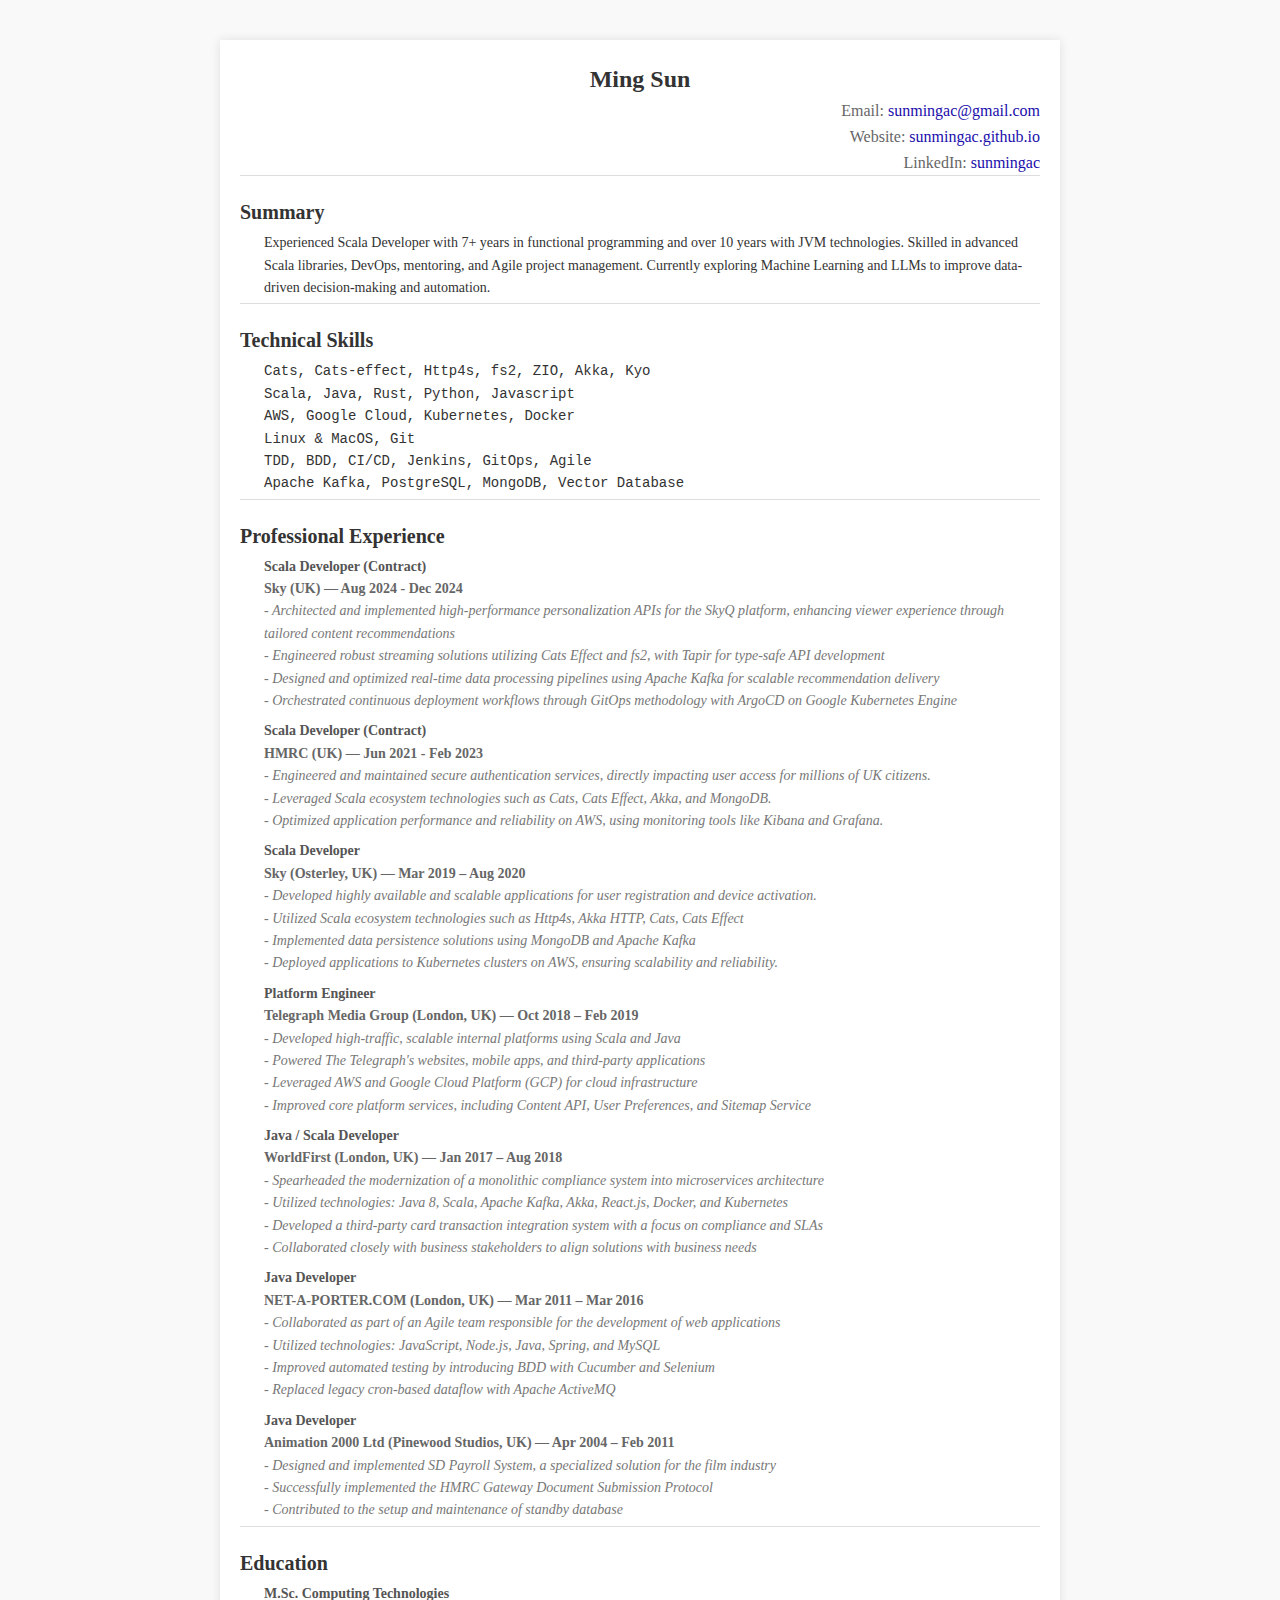
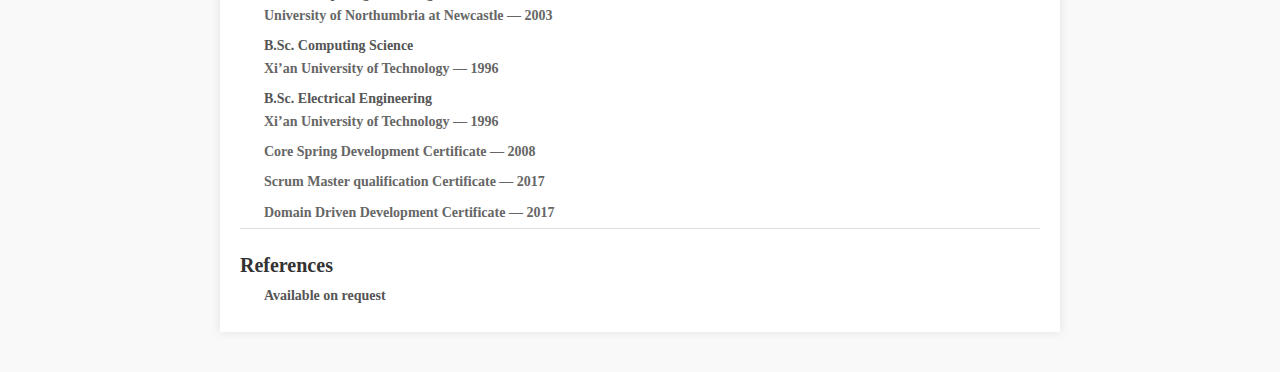
<file: documents/cv.html>
<!DOCTYPE html>
<html lang="en">
<head>
    <meta charset="UTF-8">
    <meta name="viewport" content="width=device-width, initial-scale=1.0">
    <title>CV - Senior Scala Developer</title>
    <style>
        /* Basic reset */
        body, h1, h2, h3, p, ul, li {
            margin: 0;
            padding: 0;
        }

        body {
            font-family: 'Times New Roman', sans-serif;
            /* font-family: 'Segoe UI', Tahoma, Geneva, Verdana, sans-serif; */
            line-height: 1.6;
            padding: 40px;
            background: #f9f9f9;
            color: #333;
        }

        /* Container for content */
        .container {
            max-width: 800px;
            margin: auto;
            background: white;
            padding: 20px;
            box-shadow: 0 0 10px rgba(0,0,0,0.1);
        }

        header h1 {
            text-align: center;
            font-size: 24px;
            color: #333;
        }

        header {
            .contact-info {
                text-align: right;
            }
            .contact-info p {
                font-size: 16px;
                color: #666;
            }
            .contact-info a {
                color: #1a0dab;
                text-decoration: none;
            }
            .contact-info a:hover {
                text-decoration: underline;
            }
        }

        section {
            border-top: 1px solid #ddd;
        }

        .skills p {
            font-family: 'Courier New', Courier, monospace;
        }

        h2 {
            font-size: 20px;
            margin-top: 20px;
            color: #333;
        }

        ul {
            list-style-type: none; /* Removes default bullets */
            padding-left: 0; /* Aligns list to the left */
        }

        li {
            padding: 4px; /* Adds padding above and below each item */
            font-size: 14px; /* Sets a readable font size */
        }

        li p {
            padding-left: 20px;
        }

        .job-title {
            font-weight: bold;
            color: #555;
        }

        .job-company {
            font-weight: bold;
            color: #666;
        }

        .job-dates {
            font-style: italic;
            color: #777;
            /* font-size: 14px; */
        }
    </style>
</head>
<body>
<div class="container">
    <header>
        <h1>Ming Sun</h1>
        <div class="contact-info">
            <p>Email: <a href="mailto:sunmingac@gmail.com">sunmingac@gmail.com</a></p>
            <p>Website: <a href="https://sunmingac.github.io" target="_blank">sunmingac.github.io</a></p>
            <p>LinkedIn: <a href="https://www.linkedin.com/in/sunmingac" target="_blank">sunmingac</a></p>
        </div>
    </header>
    <section class="summary">
        <h2>Summary</h2>
        <ul>
            <li>
                <p>Experienced Scala Developer with 7+ years in functional programming and over 10 years with JVM technologies. Skilled in advanced Scala libraries, DevOps, mentoring, and Agile project management. Currently exploring Machine Learning and LLMs to improve data-driven decision-making and automation.</p>
            </li>
        </ul>
    </section>
    <section class="skills">
        <h2>Technical Skills</h2>
        <ul>
            <li>
                <p>Cats, Cats-effect, Http4s, fs2, ZIO, Akka, Kyo</p>
                <p>Scala, Java, Rust, Python, Javascript</p>
                <p>AWS, Google Cloud, Kubernetes, Docker</p>
                <p>Linux & MacOS, Git</p>
                <p>TDD, BDD, CI/CD, Jenkins, GitOps, Agile</p>
                <p>Apache Kafka, PostgreSQL, MongoDB, Vector Database</p>
            </li>
        </ul>
    </section>
    <section class="experience">
        <h2>Professional Experience</h2>
        <ul>
            <li>
                <p class="job-title">Scala Developer (Contract)</p>
                <p class="job-company">Sky (UK) — Aug 2024 - Dec 2024</p>
                <p class="job-dates">- Architected and implemented high-performance personalization APIs for the SkyQ platform, enhancing viewer experience through tailored content recommendations</p>
                <p class="job-dates">- Engineered robust streaming solutions utilizing Cats Effect and fs2, with Tapir for type-safe API development</p>
                <p class="job-dates">- Designed and optimized real-time data processing pipelines using Apache Kafka for scalable recommendation delivery</p>
                <p class="job-dates">- Orchestrated continuous deployment workflows through GitOps methodology with ArgoCD on Google Kubernetes Engine</p>
            </li>
            <li>
                <p class="job-title">Scala Developer (Contract)</p>
                <p class="job-company">HMRC (UK) — Jun 2021 - Feb 2023</p>
                <p class="job-dates">- Engineered and maintained secure authentication services, directly impacting user access for millions of UK citizens.</p>
                <p class="job-dates">- Leveraged Scala ecosystem technologies such as Cats, Cats Effect, Akka, and MongoDB.</p>
                <p class="job-dates">- Optimized application performance and reliability on AWS, using monitoring tools like Kibana and Grafana.</p>
            </li>
            <li>
                <p class="job-title">Scala Developer</p>
                <p class="job-company">Sky (Osterley, UK) — Mar 2019 – Aug 2020</p>
                <p class="job-dates">- Developed highly available and scalable applications for user registration and device activation.</p>
                <p class="job-dates">- Utilized Scala ecosystem technologies such as Http4s, Akka HTTP, Cats, Cats Effect</p>
                <p class="job-dates">- Implemented data persistence solutions using MongoDB and Apache Kafka</p>
                <p class="job-dates">- Deployed applications to Kubernetes clusters on AWS, ensuring scalability and reliability.</p>
            </li>
            <li>
                <p class="job-title">Platform Engineer</p>
                <p class="job-company">Telegraph Media Group (London, UK) — Oct 2018 – Feb 2019</p>
                <p class="job-dates">- Developed high-traffic, scalable internal platforms using Scala and Java</p>
                <p class="job-dates">- Powered The Telegraph's websites, mobile apps, and third-party applications</p>
                <p class="job-dates">- Leveraged AWS and Google Cloud Platform (GCP) for cloud infrastructure</p>
                <p class="job-dates">- Improved core platform services, including Content API, User Preferences, and Sitemap Service</p>
            </li>
            <li>
                <p class="job-title">Java / Scala Developer</p>
                <p class="job-company">WorldFirst (London, UK) — Jan 2017 – Aug 2018</p>
                <p class="job-dates">- Spearheaded the modernization of a monolithic compliance system into microservices architecture</p>
                <p class="job-dates">- Utilized technologies: Java 8, Scala, Apache Kafka, Akka, React.js, Docker, and Kubernetes</p>
                <p class="job-dates">- Developed a third-party card transaction integration system with a focus on compliance and SLAs</p>
                <p class="job-dates">- Collaborated closely with business stakeholders to align solutions with business needs</p>            </li>
            <li>
                <p class="job-title">Java Developer</p>
                <p class="job-company">NET-A-PORTER.COM (London, UK) — Mar 2011 – Mar 2016</p>
                <p class="job-dates">- Collaborated as part of an Agile team responsible for the development of web applications</p>
                <p class="job-dates">- Utilized technologies: JavaScript, Node.js, Java, Spring, and MySQL</p>
                <p class="job-dates">- Improved automated testing by introducing BDD with Cucumber and Selenium</p>
                <p class="job-dates">- Replaced legacy cron-based dataflow with Apache ActiveMQ</p>            </li>
            <li>
                <p class="job-title">Java Developer</p>
                <p class="job-company">Animation 2000 Ltd (Pinewood Studios, UK) — Apr 2004 – Feb 2011</p>
                <p class="job-dates">- Designed and implemented SD Payroll System, a specialized solution for the film industry</p>
                <p class="job-dates">- Successfully implemented the HMRC Gateway Document Submission Protocol</p>
                <p class="job-dates">- Contributed to the setup and maintenance of standby database</p>            </li>
        </ul>
    </section>
    <section class="education">
        <h2>Education</h2>
        <ul>
            <li>
                <p class="job-title">M.Sc. Computing Technologies</p>
                <p class="job-company">University of Northumbria at Newcastle — 2003</p>
            </li>
            <li>
                <p class="job-title">B.Sc. Computing Science</p>
                <p class="job-company">Xi’an University of Technology — 1996</p>
            </li>
            <li>
                <p class="job-title">B.Sc. Electrical Engineering</p>
                <p class="job-company">Xi’an University of Technology — 1996</p>
            </li>
            <li>
                <p class="job-company">Core Spring Development Certificate — 2008</p>
            </li>
            <li>
                <p class="job-company">Scrum Master qualification Certificate — 2017</p>
            </li>
            <li>
                <p class="job-company">Domain Driven Development Certificate — 2017</p>
            </li>
        </ul>
    </section>
    <section class="references">
        <h2>References</h2>
        <ul>
            <li>
                <p class="job-title">Available on request</p>
            </li>
        </ul>
    </section>
</div>
</body>
</html>
</file>
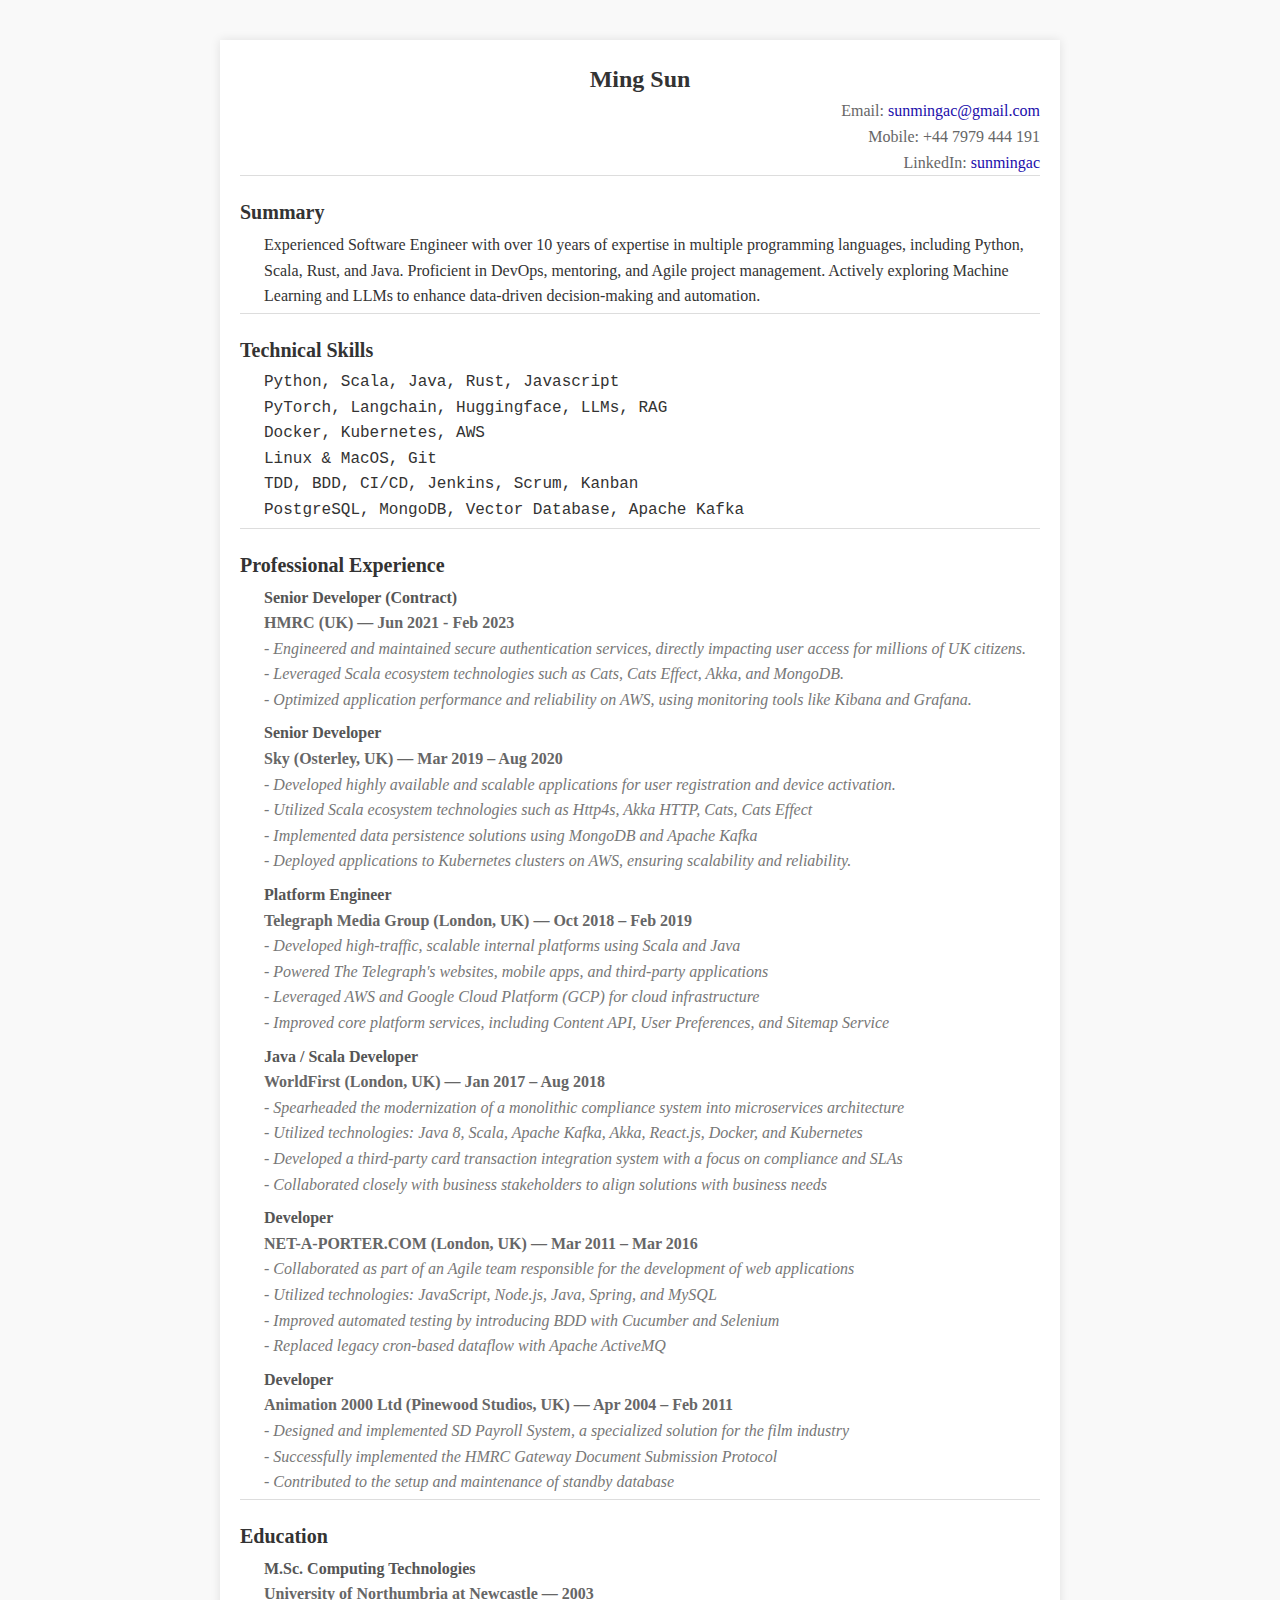
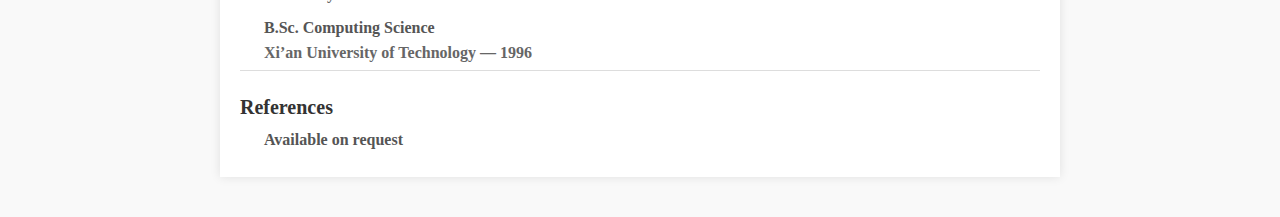
<file: documents/cvai.html>
<!DOCTYPE html>
<html lang="en">
<head>
    <meta charset="UTF-8">
    <meta name="viewport" content="width=device-width, initial-scale=1.0">
    <title>CV - Senior Scala Developer</title>
    <style>
        /* Basic reset */
        body, h1, h2, h3, p, ul, li {
            margin: 0;
            padding: 0;
        }

        body {
            font-family: 'Times New Roman', sans-serif;
            /* font-family: 'Segoe UI', Tahoma, Geneva, Verdana, sans-serif; */
            line-height: 1.6;
            padding: 40px;
            background: #f9f9f9;
            color: #333;
        }

        /* Container for content */
        .container {
            max-width: 800px;
            margin: auto;
            background: white;
            padding: 20px;
            box-shadow: 0 0 10px rgba(0,0,0,0.1);
        }

        header h1 {
            text-align: center;
            font-size: 24px;
            color: #333;
        }

        header {
            .contact-info {
                text-align: right;
            }
            .contact-info p {
                font-size: 16px;
                color: #666;
            }
            .contact-info a {
                color: #1a0dab;
                text-decoration: none;
            }
            .contact-info a:hover {
                text-decoration: underline;
            }
        }

        section {
            border-top: 1px solid #ddd;
        }

        .skills p {
            font-family: 'Courier New', Courier, monospace;
        }

        h2 {
            font-size: 20px;
            margin-top: 20px;
            color: #333;
        }

        ul {
            list-style-type: none; /* Removes default bullets */
            padding-left: 0; /* Aligns list to the left */
        }

        li {
            padding: 4px; /* Adds padding above and below each item */
            font-size: 16px; /* Sets a readable font size */
        }

        li p {
            padding-left: 20px;
        }

        .job-title {
            font-weight: bold;
            color: #555;
        }

        .job-company {
            font-weight: bold;
            color: #666;
        }

        .job-dates {
            font-style: italic;
            color: #777;
            /* font-size: 14px; */
        }
    </style>
</head>
<body>
<div class="container">
    <header>
        <h1>Ming Sun</h1>
        <div class="contact-info">
            <p>Email: <a href="mailto:sunmingac@gmail.com">sunmingac@gmail.com</a></p>
            <p>Mobile: +44 7979 444 191</p>
            <p>LinkedIn: <a href="https://www.linkedin.com/in/sunmingac" target="_blank">sunmingac</a></p>
        </div>
    </header>
    <section class="summary">
        <h2>Summary</h2>
        <ul>
            <li>
                <p>Experienced Software Engineer with over 10 years of expertise in multiple programming languages, including Python, Scala, Rust, and Java. Proficient in DevOps, mentoring, and Agile project management. Actively exploring Machine Learning and LLMs to enhance data-driven decision-making and automation.</p>
            </li>
        </ul>
    </section>
    <section class="skills">
        <h2>Technical Skills</h2>
        <ul>
            <li>
                <p>Python, Scala, Java, Rust, Javascript</p>
                <p>PyTorch, Langchain, Huggingface, LLMs, RAG</p> 
                <p>Docker, Kubernetes, AWS</p>
                <p>Linux & MacOS, Git</p>
                <p>TDD, BDD, CI/CD, Jenkins, Scrum, Kanban</p>
                <p>PostgreSQL, MongoDB, Vector Database, Apache Kafka</p>
            </li>
        </ul>
    </section>
    <section class="experience">
        <h2>Professional Experience</h2>
        <ul>
            <li>
                <p class="job-title">Senior Developer (Contract)</p>
                <p class="job-company">HMRC (UK) — Jun 2021 - Feb 2023</p>
                <p class="job-dates">- Engineered and maintained secure authentication services, directly impacting user access for millions of UK citizens.</p>
                <p class="job-dates">- Leveraged Scala ecosystem technologies such as Cats, Cats Effect, Akka, and MongoDB.</p>
                <p class="job-dates">- Optimized application performance and reliability on AWS, using monitoring tools like Kibana and Grafana.</p>
            </li>
            <li>
                <p class="job-title">Senior Developer</p>
                <p class="job-company">Sky (Osterley, UK) — Mar 2019 – Aug 2020</p>
                <p class="job-dates">- Developed highly available and scalable applications for user registration and device activation.</p>
                <p class="job-dates">- Utilized Scala ecosystem technologies such as Http4s, Akka HTTP, Cats, Cats Effect</p>
                <p class="job-dates">- Implemented data persistence solutions using MongoDB and Apache Kafka</p>
                <p class="job-dates">- Deployed applications to Kubernetes clusters on AWS, ensuring scalability and reliability.</p>
            </li>
            <li>
                <p class="job-title">Platform Engineer</p>
                <p class="job-company">Telegraph Media Group (London, UK) — Oct 2018 – Feb 2019</p>
                <p class="job-dates">- Developed high-traffic, scalable internal platforms using Scala and Java</p>
                <p class="job-dates">- Powered The Telegraph's websites, mobile apps, and third-party applications</p>
                <p class="job-dates">- Leveraged AWS and Google Cloud Platform (GCP) for cloud infrastructure</p>
                <p class="job-dates">- Improved core platform services, including Content API, User Preferences, and Sitemap Service</p>
            </li>
            <li>
                <p class="job-title">Java / Scala Developer</p>
                <p class="job-company">WorldFirst (London, UK) — Jan 2017 – Aug 2018</p>
                <p class="job-dates">- Spearheaded the modernization of a monolithic compliance system into microservices architecture</p>
                <p class="job-dates">- Utilized technologies: Java 8, Scala, Apache Kafka, Akka, React.js, Docker, and Kubernetes</p>
                <p class="job-dates">- Developed a third-party card transaction integration system with a focus on compliance and SLAs</p>
                <p class="job-dates">- Collaborated closely with business stakeholders to align solutions with business needs</p>            </li>
            <li>
                <p class="job-title">Developer</p>
                <p class="job-company">NET-A-PORTER.COM (London, UK) — Mar 2011 – Mar 2016</p>
                <p class="job-dates">- Collaborated as part of an Agile team responsible for the development of web applications</p>
                <p class="job-dates">- Utilized technologies: JavaScript, Node.js, Java, Spring, and MySQL</p>
                <p class="job-dates">- Improved automated testing by introducing BDD with Cucumber and Selenium</p>
                <p class="job-dates">- Replaced legacy cron-based dataflow with Apache ActiveMQ</p>            </li>
            <li>
                <p class="job-title">Developer</p>
                <p class="job-company">Animation 2000 Ltd (Pinewood Studios, UK) — Apr 2004 – Feb 2011</p>
                <p class="job-dates">- Designed and implemented SD Payroll System, a specialized solution for the film industry</p>
                <p class="job-dates">- Successfully implemented the HMRC Gateway Document Submission Protocol</p>
                <p class="job-dates">- Contributed to the setup and maintenance of standby database</p>            </li>
        </ul>
    </section>
    <section class="education">
        <h2>Education</h2>
        <ul>
            <li>
                <p class="job-title">M.Sc. Computing Technologies</p>
                <p class="job-company">University of Northumbria at Newcastle — 2003</p>
            </li>
            <li>
                <p class="job-title">B.Sc. Computing Science</p>
                <p class="job-company">Xi’an University of Technology — 1996</p>
            </li>
        </ul>
    </section>
    <section class="references">
        <h2>References</h2>
        <ul>
            <li>
                <p class="job-title">Available on request</p>
            </li>
        </ul>
    </section>
</div>
</body>
</html>
</file>
